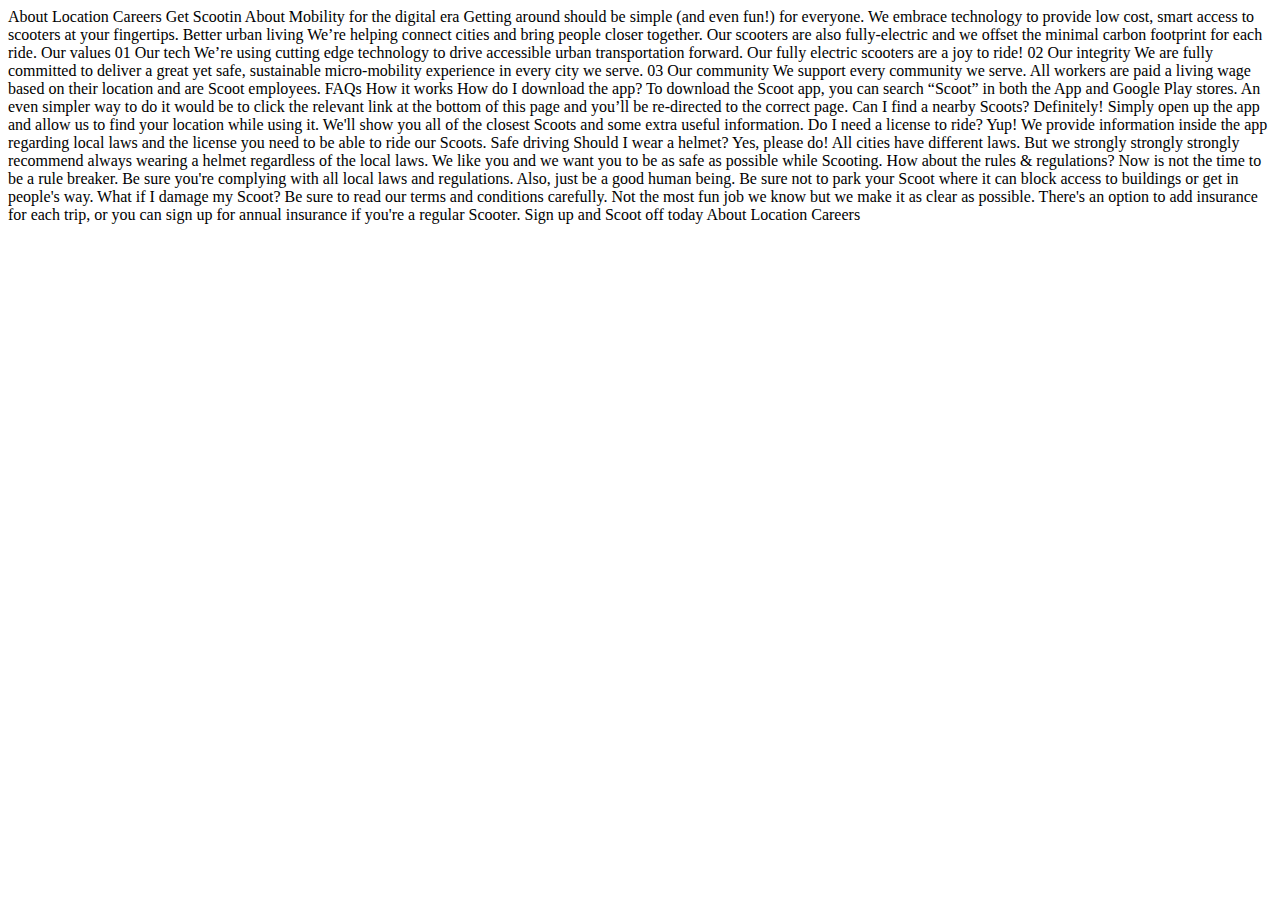
<file: about.html>
<!DOCTYPE html>
<html lang="en">
<head>
  <meta charset="UTF-8">
  <meta name="viewport" content="width=device-width, initial-scale=1.0">

  <link rel="icon" type="image/png" sizes="32x32" href="./images/favicon-32x32.png">
  
  <title>Frontend Mentor | Scoot About</title>
</head>
<body>

  About
  Location
  Careers

  Get Scootin



  About



  Mobility for the digital era

  Getting around should be simple (and even fun!) for everyone. We embrace technology to 
  provide low cost, smart access to scooters at your fingertips.

  Better urban living

  We’re helping connect cities and bring people closer together. Our scooters are also 
  fully-electric and we offset the minimal carbon footprint for each ride.



  Our values

  01
  Our tech
  We’re using cutting edge technology to drive accessible urban transportation forward. 
  Our fully electric scooters are a joy to ride!

  02
  Our integrity
  We are fully committed to deliver a great yet safe, sustainable micro-mobility experience 
  in every city we serve.

  03
  Our community
  We support every community we serve. All workers are paid a living wage based on their 
  location and are Scoot employees.



  FAQs

  How it works

  How do I download the app?

  To download the Scoot app, you can search “Scoot” in both the App and Google Play stores. 
  An even simpler way to do it would be to click the relevant link at the bottom of this 
  page and you’ll be re-directed to the correct page.

  Can I find a nearby Scoots?

  Definitely! Simply open up the app and allow us to find your location while using it. We'll 
  show you all of the closest Scoots and some extra useful information. 

  Do I need a license to ride?

  Yup! We provide information inside the app regarding local laws and the license you need to be 
  able to ride our Scoots.

  Safe driving

  Should I wear a helmet?

  Yes, please do! All cities have different laws. But we strongly strongly strongly recommend 
  always wearing a helmet regardless of the local laws. We like you and we want you to be as 
  safe as possible while Scooting.

  How about the rules & regulations?

  Now is not the time to be a rule breaker. Be sure you're complying with all local laws and 
  regulations. Also, just be a good human being. Be sure not to park your Scoot where it can 
  block access to buildings or get in people's way.

  What if I damage my Scoot?

  Be sure to read our terms and conditions carefully. Not the most fun job we know but we make 
  it as clear as possible. There's an option to add insurance for each trip, or you can sign 
  up for annual insurance if you're a regular Scooter.

  Sign up and Scoot off today



  About
  Location
  Careers

</body>
</html>
</file>
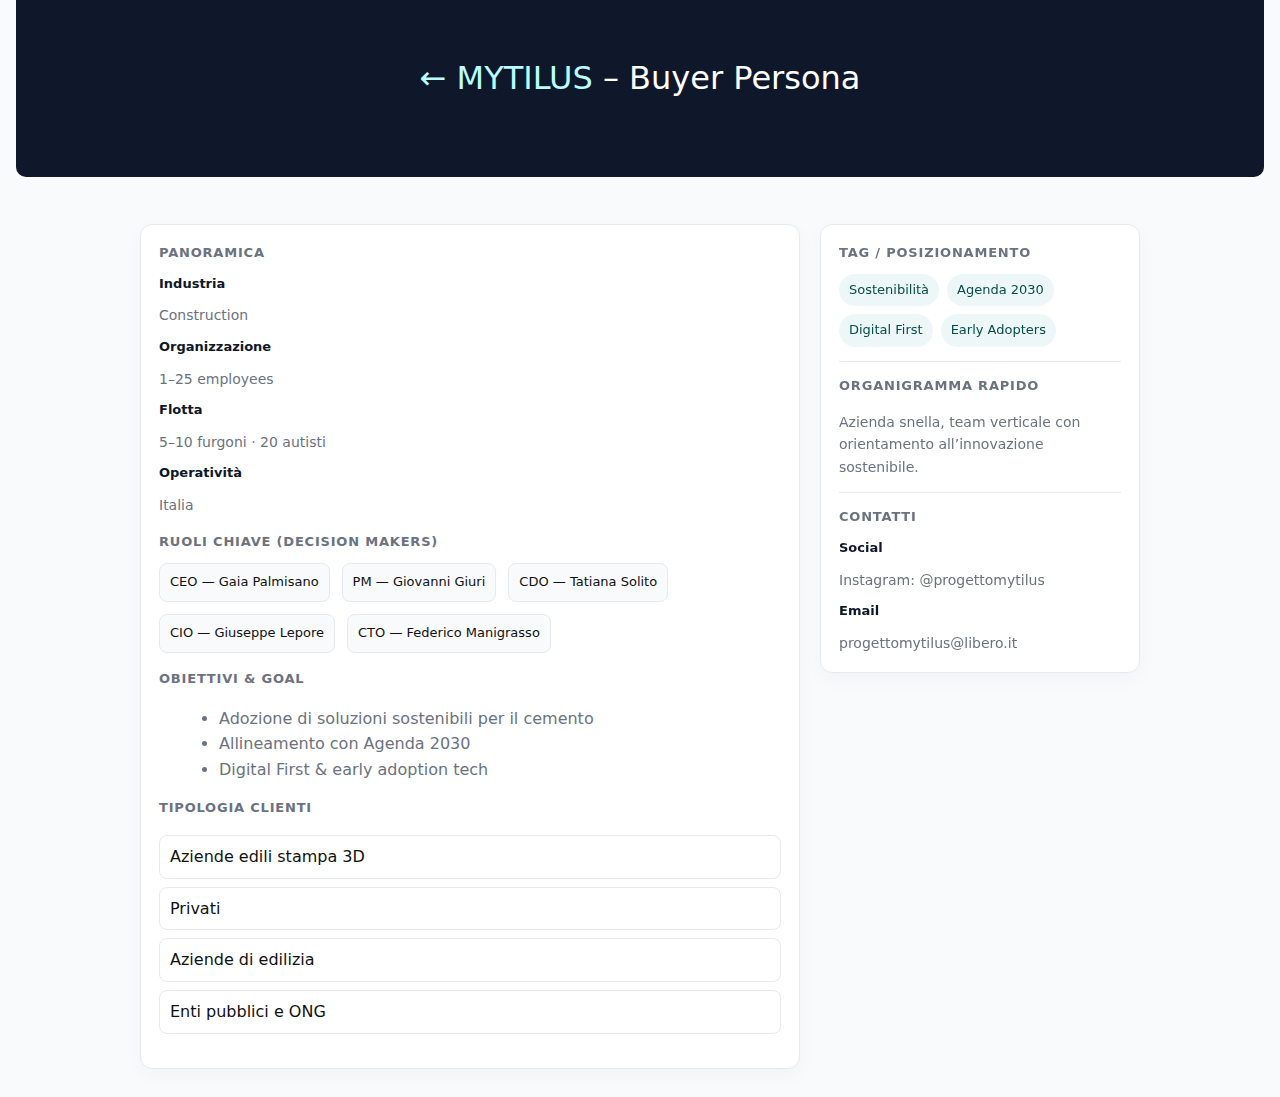
<file: buyer-persona.html>
<!doctype html>
<html lang="it">
<head>
  <meta charset="utf-8" />
  <meta name="viewport" content="width=device-width,initial-scale=1" />
  <title>Mytilus — Buying Persona</title>

  <style>
    :root{
      --bg:#f6f8fb;
      --card:#ffffff;
      --muted:#6b7280;
      --accent:#0ea5a4;
      --border:#e6e9ef;
      font-family: Inter, ui-sans-serif, system-ui, -apple-system, "Segoe UI",
                   Roboto, "Helvetica Neue", Arial;
    }

    body { font-family: system-ui, -apple-system, "Segoe UI", Roboto, "Helvetica Neue", Arial; line-height: 1.6; color:#111; background:#f8fafc; margin:0; padding:0 1rem; }

    /* ---------------- HEADER AGGIORNATO ---------------- */

    header {
      background:#0f172a;
      color:#fff;
      padding:2rem 1rem;
      border-radius:0 0 10px 10px;
      margin-bottom:1.2rem;
    }

    header h1 {
      text-align:center;
      font-weight:500;
      margin-bottom:40px;
      color:#fff;
    }

    header h1 a {
      color:#bafdff;
      text-decoration:none;
    }

    /* ---------------- CONTENUTO ---------------- */

    .container{
      max-width:1000px;
      margin:0 auto;
      display:grid;
      gap:20px;
      grid-template-columns: 1fr 320px;
      align-items:start;
      padding:28px;
    }

    .card{
      background:var(--card);
      border:1px solid var(--border);
      border-radius:12px;
      padding:18px;
      box-shadow:0 6px 20px rgba(13,27,40,0.03);
    }

    .sidebar .card{ position:sticky; top:28px; }

    .section-title{
      font-size:13px;
      color:var(--muted);
      margin-bottom:10px;
      text-transform:uppercase;
      letter-spacing:0.8px;
      font-weight:600;
    }

    dl{ margin:0; display:grid; gap:10px; }
    dt{ font-weight:600; font-size:13px; color:#0f172a; }
    dd{ margin:0; color:var(--muted); font-size:14px; }

    .tags{ display:flex; flex-wrap:wrap; gap:8px; margin-top:8px }
    .tag{
      background:#eef7f7;
      border-radius:999px;
      padding:6px 10px;
      font-size:13px;
      color:#064e4b;
    }

    .org-chart{ display:flex; gap:12px; flex-wrap:wrap; margin-top:10px }
    .org-item{
      background:#f8fafb;
      border-radius:8px;
      padding:8px 10px;
      font-size:13px;
      border:1px solid var(--border);
    }

    .section{ margin-bottom:16px; }

    .clients-list{ display:flex; flex-direction:column; gap:8px; padding:0; }
    .clients-list li{
      list-style:none;
      padding:8px 10px;
      background:#fff;
      border-radius:8px;
      border:1px solid var(--border);
    }

    footer{
      grid-column:1/-1;
      color:var(--muted);
      font-size:13px;
      text-align:center;
      margin-top:10px;
      padding-bottom:10px;
    }

    @media (max-width:920px){
      .container{ grid-template-columns: 1fr; padding:0 14px; }
      .sidebar .card{ position:static; }
    }
  </style>
</head>
<body>

  <!-- HEADER INSERITO E STILIZZATO -->
  <header>
    <h1>
      <a href="index.html">&larr; MYTILUS</a> – Buyer Persona
    </h1>
  </header>

  <!-- CONTENUTO -->
  <div class="container">

    <main class="card">

      <section class="section">
        <div class="section-title">Panoramica</div>
        <dl>
          <dt>Industria</dt><dd>Construction</dd>
          <dt>Organizzazione</dt><dd>1–25 employees</dd>
          <dt>Flotta</dt><dd>5–10 furgoni · 20 autisti</dd>
          <dt>Operatività</dt><dd>Italia</dd>
        </dl>
      </section>

      <section class="section">
        <div class="section-title">Ruoli chiave (Decision Makers)</div>
        <div class="org-chart">
          <div class="org-item">CEO — Gaia Palmisano</div>
          <div class="org-item">PM — Giovanni Giuri</div>
          <div class="org-item">CDO — Tatiana Solito</div>
          <div class="org-item">CIO — Giuseppe Lepore</div>
          <div class="org-item">CTO — Federico Manigrasso</div>
        </div>
      </section>

      <section class="section">
        <div class="section-title">Obiettivi & Goal</div>
        <ul style="margin-left:20px;color:var(--muted)">
          <li>Adozione di soluzioni sostenibili per il cemento</li>
          <li>Allineamento con Agenda 2030</li>
          <li>Digital First & early adoption tech</li>
        </ul>
      </section>

      <section class="section">
        <div class="section-title">Tipologia Clienti</div>
        <ul class="clients-list">
          <li>Aziende edili stampa 3D</li>
          <li>Privati</li>
          <li>Aziende di edilizia</li>
          <li>Enti pubblici e ONG</li>
        </ul>
      </section>

    </main>

    <aside class="sidebar">
      <div class="card">
        <div class="section-title">Tag / Posizionamento</div>
        <div class="tags">
          <span class="tag">Sostenibilità</span>
          <span class="tag">Agenda 2030</span>
          <span class="tag">Digital First</span>
          <span class="tag">Early Adopters</span>
        </div>

        <hr style="margin:14px 0;border:0;border-top:1px solid var(--border)">

        <div class="section-title">Organigramma rapido</div>
        <p style="font-size:14px;color:var(--muted)">
          Azienda snella, team verticale con orientamento all’innovazione sostenibile.
        </p>

        <hr style="margin:14px 0;border:0;border-top:1px solid var(--border)">

        <div class="section-title">Contatti</div>
        <dl>
          <dt>Social</dt><dd>Instagram: @progettomytilus</dd>
          <dt>Email</dt><dd>progettomytilus@libero.it</dd>
        </dl>
      </div>
    </aside>

  </div>
</body>
</html>
</file>
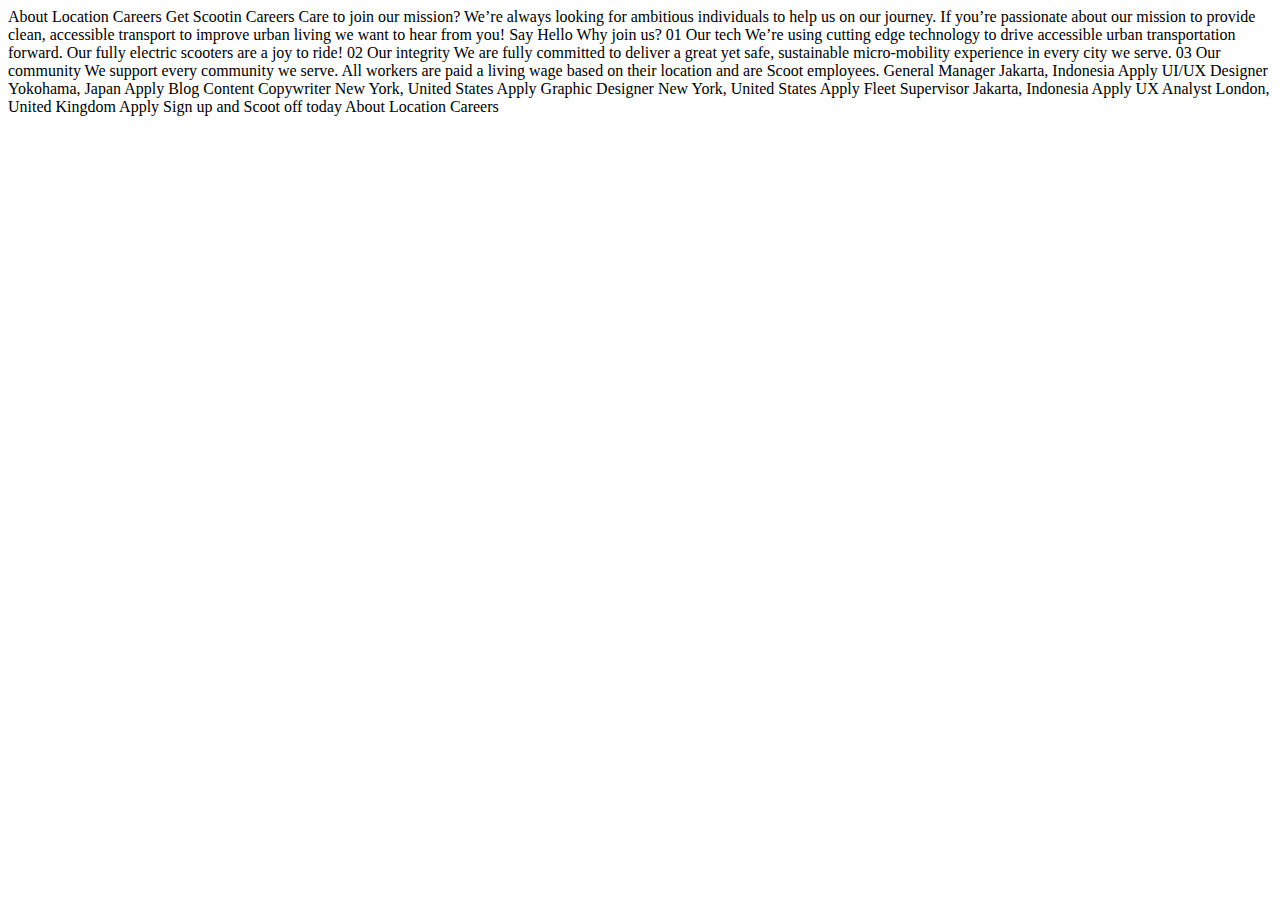
<file: careers.html>
<!DOCTYPE html>
<html lang="en">
<head>
  <meta charset="UTF-8">
  <meta name="viewport" content="width=device-width, initial-scale=1.0">

  <link rel="icon" type="image/png" sizes="32x32" href="./images/favicon-32x32.png">
  
  <title>Frontend Mentor | Scoot</title>
</head>
<body>

  About
  Location
  Careers

  Get Scootin



  Careers



  Care to join our mission?

  We’re always looking for ambitious individuals to help us on our journey. If you’re 
  passionate about our mission to provide clean, accessible transport to improve urban 
  living we want to hear from you!

  Say Hello



  Why join us?

  01
  Our tech
  We’re using cutting edge technology to drive accessible urban transportation forward. 
  Our fully electric scooters are a joy to ride!

  02
  Our integrity
  We are fully committed to deliver a great yet safe, sustainable micro-mobility experience 
  in every city we serve.

  03
  Our community
  We support every community we serve. All workers are paid a living wage based on their 
  location and are Scoot employees.

  

  General Manager
  Jakarta, Indonesia
  Apply

  UI/UX Designer
  Yokohama, Japan
  Apply

  Blog Content Copywriter
  New York, United States
  Apply

  Graphic Designer
  New York, United States
  Apply

  Fleet Supervisor
  Jakarta, Indonesia
  Apply

  UX Analyst
  London, United Kingdom
  Apply

  

  Sign up and Scoot off today



  About
  Location
  Careers

</body>
</html>
</file>
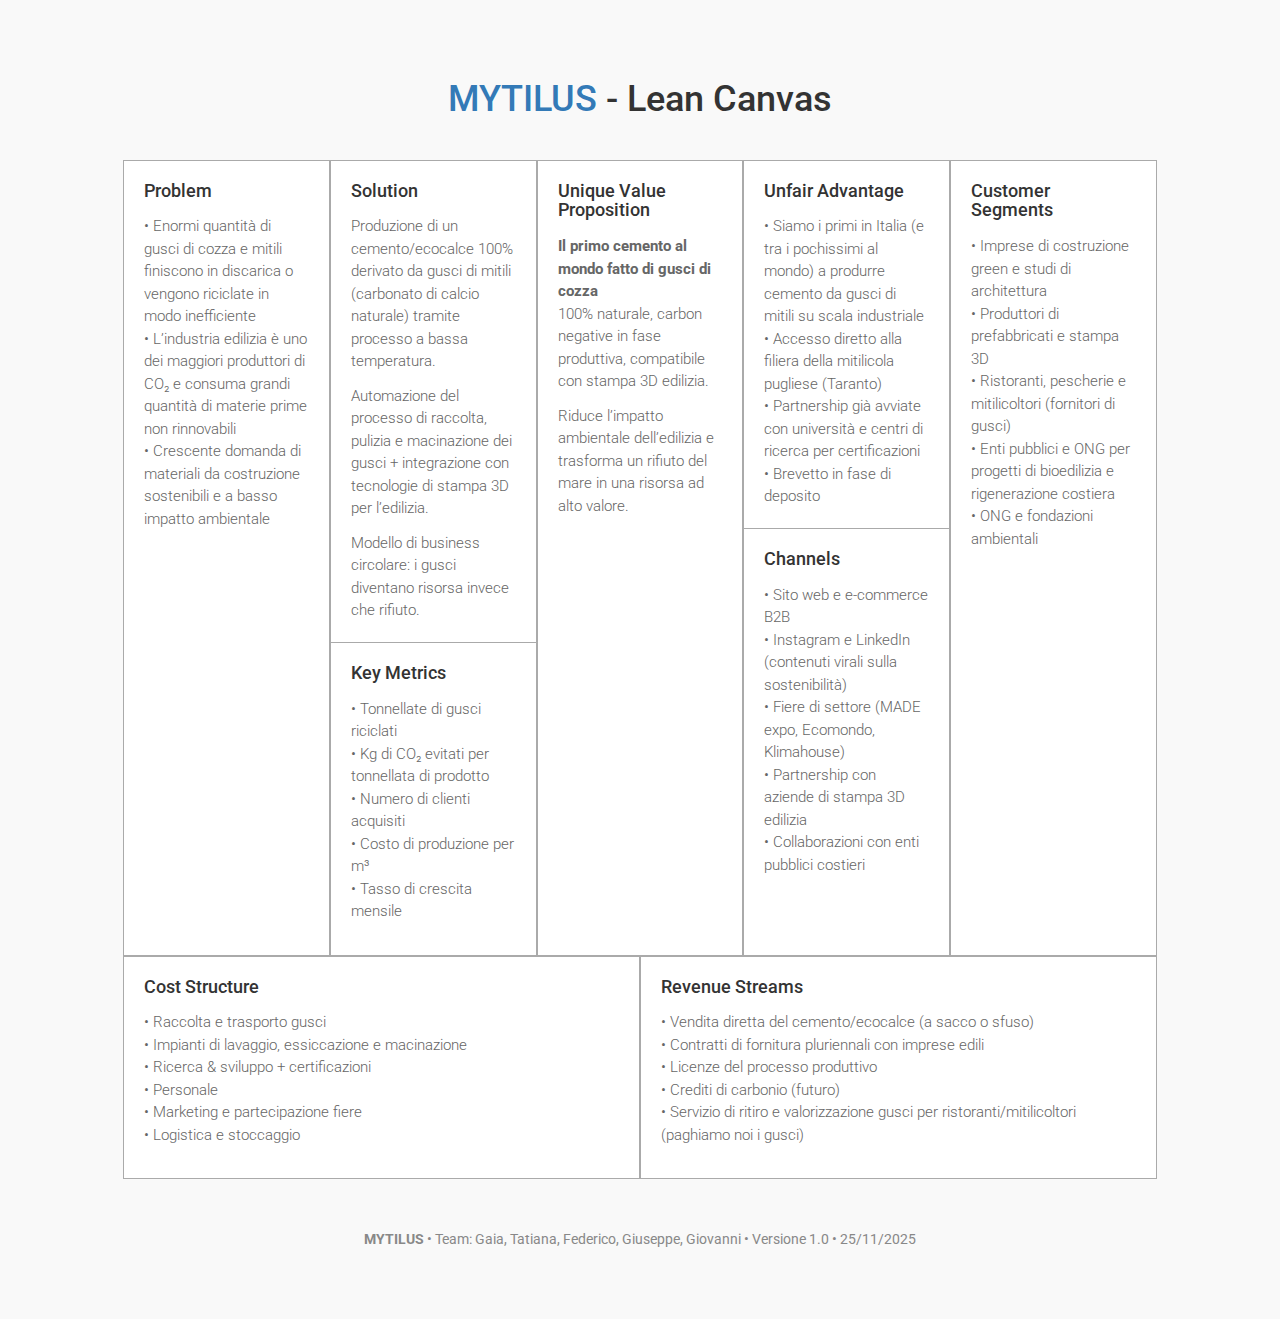
<file: lean-canvas.html>
<!DOCTYPE html>
<html lang="it">
<head>
  <meta charset="UTF-8">
  <meta name="viewport" content="width=device-width, initial-scale=1">
  <title>MYTILUS | Lean Canvas</title>
  <!-- Bootstrap 3 -->
  <link rel="stylesheet" href="https://maxcdn.bootstrapcdn.com/bootstrap/3.4.1/css/bootstrap.min.css">
  <!-- Google Font Roboto -->
  <link href="https://fonts.googleapis.com/css2?family=Roboto:wght@300;400;500&display=swap" rel="stylesheet">
  <style>
    body { background: #f9f9f9; padding: 40px 20px; }
    main { margin: 20px 0; font-family: "Roboto", sans-serif; }
    h1 { text-align: center; font-weight: 500; margin-bottom: 40px; color: #333; }
    .column { border: 1px solid #AAAAAA; padding: 20px; background: #fff; overflow: hidden; }
    .row-one .column { min-height: 360px; }
    .row-two .column { min-height: 180px; }
    hr.divider { margin: 20px -20px 20px -20px; border-top: 1px solid #AAAAAA; }
    h2.section-title { font-size: 18px; font-weight: 500; color: #333333; margin-top: 0; margin-bottom: 15px; }
    h3.sub-section-title { font-size: 15px; font-weight: 500; margin-top: 20px; color: #444; }
    section p { color: #666666; font-weight: 300; font-size: 15px; line-height: 1.5; margin-bottom: 12px; }
    .row-eq-height { display: -webkit-box; display: -webkit-flex; display: -ms-flexbox; display: flex; flex-wrap: wrap; }
    @media (max-width: 767px) {
      .row-eq-height { display: block; }
      .column { margin-bottom: 20px; }
      .row-one .column, .row-two .column { min-height: auto !important; }
    }
    @media print {
      body { background: white; padding: 10px; }
      .column { border: 1px solid #000; }
    }
  </style>
</head>
<body>
  <main>
    <div class="container-fluid">
      <div class="row row-header">
        <div class="col-md-10 col-md-offset-1">
          <h1>
            <a herf="index.html">MYTILUS</a> - Lean Canvas</h1>
        </div>
      </div>

      <!-- PRIMA RIGA -->
      <div class="row row-one row-eq-height section-container">
        <section class="column col-md-2 col-md-offset-1" id="problem">
          <h2 class="section-title">Problem</h2>
          <p>• Enormi quantità di gusci di cozza e mitili finiscono in discarica o vengono riciclate in modo inefficiente<br>
             • L’industria edilizia è uno dei maggiori produttori di CO₂ e consuma grandi quantità di materie prime non rinnovabili<br>
             • Crescente domanda di materiali da costruzione sostenibili e a basso impatto ambientale</p>
        </section>

        <div class="column col-md-2">
          <section class="top" id="solution">
            <h2 class="section-title">Solution</h2>
            <p>Produzione di un cemento/ecocalce 100% derivato da gusci di mitili (carbonato di calcio naturale) tramite processo a bassa temperatura.</p>
            <p>Automazione del processo di raccolta, pulizia e macinazione dei gusci + integrazione con tecnologie di stampa 3D per l’edilizia.</p>
            <p>Modello di business circolare: i gusci diventano risorsa invece che rifiuto.</p>
          </section>
          <hr class="divider">
          <section class="bottom" id="key-metrics">
            <h2 class="section-title">Key Metrics</h2>
            <p>• Tonnellate di gusci riciclati<br>
               • Kg di CO₂ evitati per tonnellata di prodotto<br>
               • Numero di clienti acquisiti<br>
               • Costo di produzione per m³<br>
               • Tasso di crescita mensile</p>
          </section>
        </div>

        <section class="column col-md-2" id="unique-value-proposition">
          <h2 class="section-title">Unique Value Proposition</h2>
          <p><strong>Il primo cemento al mondo fatto di gusci di cozza</strong><br>
             100% naturale, carbon negative in fase produttiva, compatibile con stampa 3D edilizia.</p>
          <p>Riduce l’impatto ambientale dell’edilizia e trasforma un rifiuto del mare in una risorsa ad alto valore.</p>
        </section>

        <div class="column col-md-2">
          <section id="unfair-advantage">
            <h2 class="section-title">Unfair Advantage</h2>
            <p>• Siamo i primi in Italia (e tra i pochissimi al mondo) a produrre cemento da gusci di mitili su scala industriale<br>
               • Accesso diretto alla filiera della mitilicola pugliese (Taranto)<br>
               • Partnership già avviate con università e centri di ricerca per certificazioni<br>
               • Brevetto in fase di deposito</p>
          </section>
          <hr class="divider">
          <section class="bottom" id="channels">
            <h2 class="section-title">Channels</h2>
            <p>• Sito web e e-commerce B2B<br>
               • Instagram e LinkedIn (contenuti virali sulla sostenibilità)<br>
               • Fiere di settore (MADE expo, Ecomondo, Klimahouse)<br>
               • Partnership con aziende di stampa 3D edilizia<br>
               • Collaborazioni con enti pubblici costieri</p>
          </section>
        </div>

        <section class="column col-md-2" id="customer-segments">
          <h2 class="section-title">Customer Segments</h2>
          <p>• Imprese di costruzione green e studi di architettura<br>
             • Produttori di prefabbricati e stampa 3D<br>
             • Ristoranti, pescherie e mitilicoltori (fornitori di gusci)<br>
             • Enti pubblici e ONG per progetti di bioedilizia e rigenerazione costiera<br>
             • ONG e fondazioni ambientali</p>
        </section>
      </div> <!-- fine row-one -->

      <!-- SECONDA RIGA -->
      <div class="row row-two row-eq-height section-container">
        <section class="column col-md-5 col-md-offset-1" id="cost-structure">
          <h2 class="section-title">Cost Structure</h2>
          <p>• Raccolta e trasporto gusci<br>
             • Impianti di lavaggio, essiccazione e macinazione<br>
             • Ricerca & sviluppo + certificazioni<br>
             • Personale<br>
             • Marketing e partecipazione fiere<br>
             • Logistica e stoccaggio</p>
        </section>

        <section class="column col-md-5" id="revenue-streams">
          <h2 class="section-title">Revenue Streams</h2>
          <p>• Vendita diretta del cemento/ecocalce (a sacco o sfuso)<br>
             • Contratti di fornitura pluriennali con imprese edili<br>
             • Licenze del processo produttivo<br>
             • Crediti di carbonio (futuro)<br>
             • Servizio di ritiro e valorizzazione gusci per ristoranti/mitilicoltori (paghiamo noi i gusci)</p>
        </section>
      </div> <!-- fine row-two -->

      <!-- Nota finale -->
      <div class="row" style="margin-top: 50px;">
        <div class="col-md-10 col-md-offset-1 text-center">
          <p style="color:#888; font-size:14px;">
            <strong>MYTILUS</strong> • Team: Gaia, Tatiana, Federico, Giuseppe, Giovanni • Versione 1.0 • 25/11/2025
          </p>
        </div>
      </div>
    </div>
  </main>
</body>
</html>
</file>
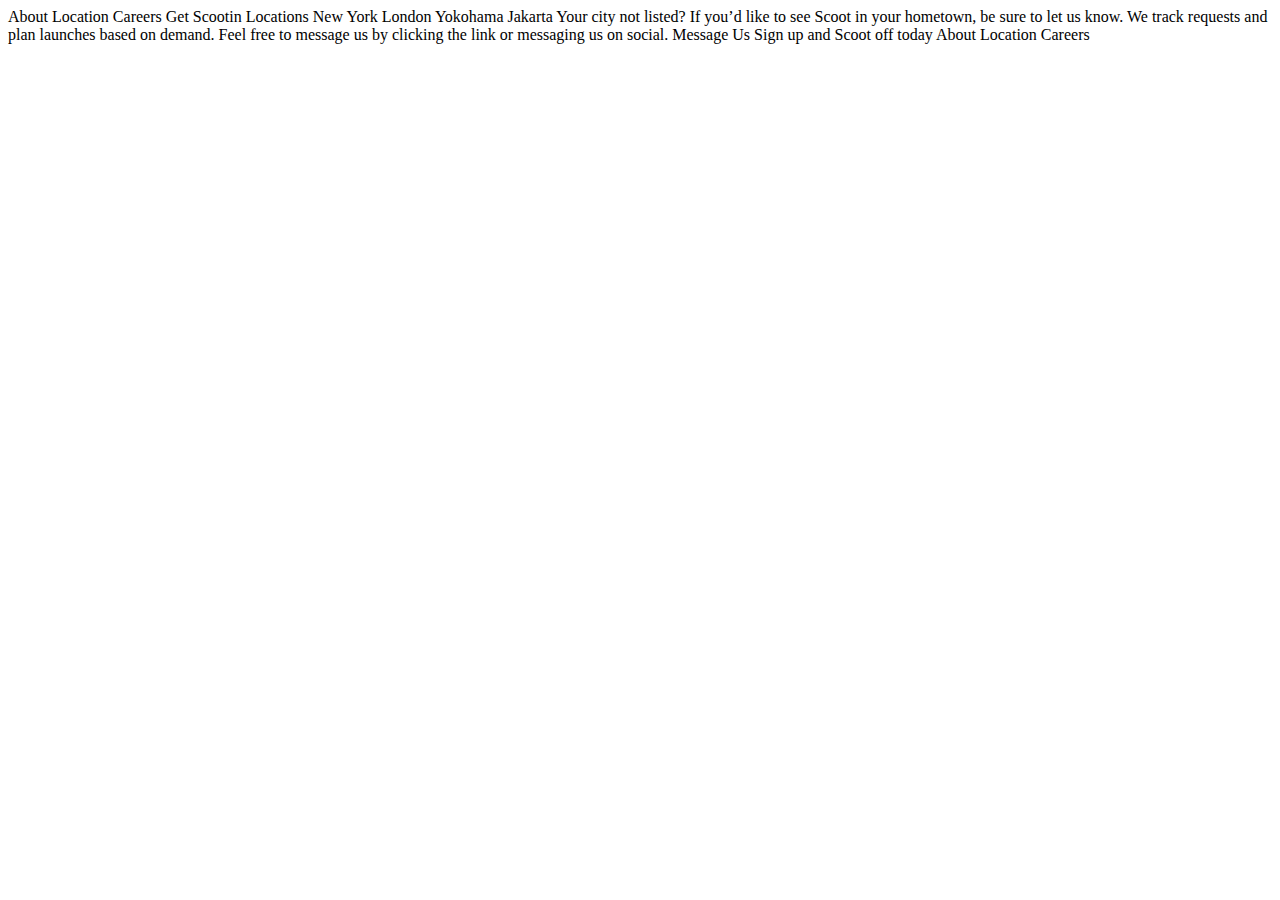
<file: locations.html>
<!DOCTYPE html>
<html lang="en">
<head>
  <meta charset="UTF-8">
  <meta name="viewport" content="width=device-width, initial-scale=1.0">

  <link rel="icon" type="image/png" sizes="32x32" href="./images/favicon-32x32.png">
  
  <title>Frontend Mentor | Scoot</title>
</head>
<body>

  About
  Location
  Careers

  Get Scootin



  Locations



  New York
  London
  Yokohama
  Jakarta

  Your city not listed?

  If you’d like to see Scoot in your hometown, be sure to let us know. We track 
  requests and plan launches based on demand. Feel free to message us by clicking 
  the link or messaging us on social.

  Message Us

  

  Sign up and Scoot off today



  About
  Location
  Careers

</body>
</html>
</file>
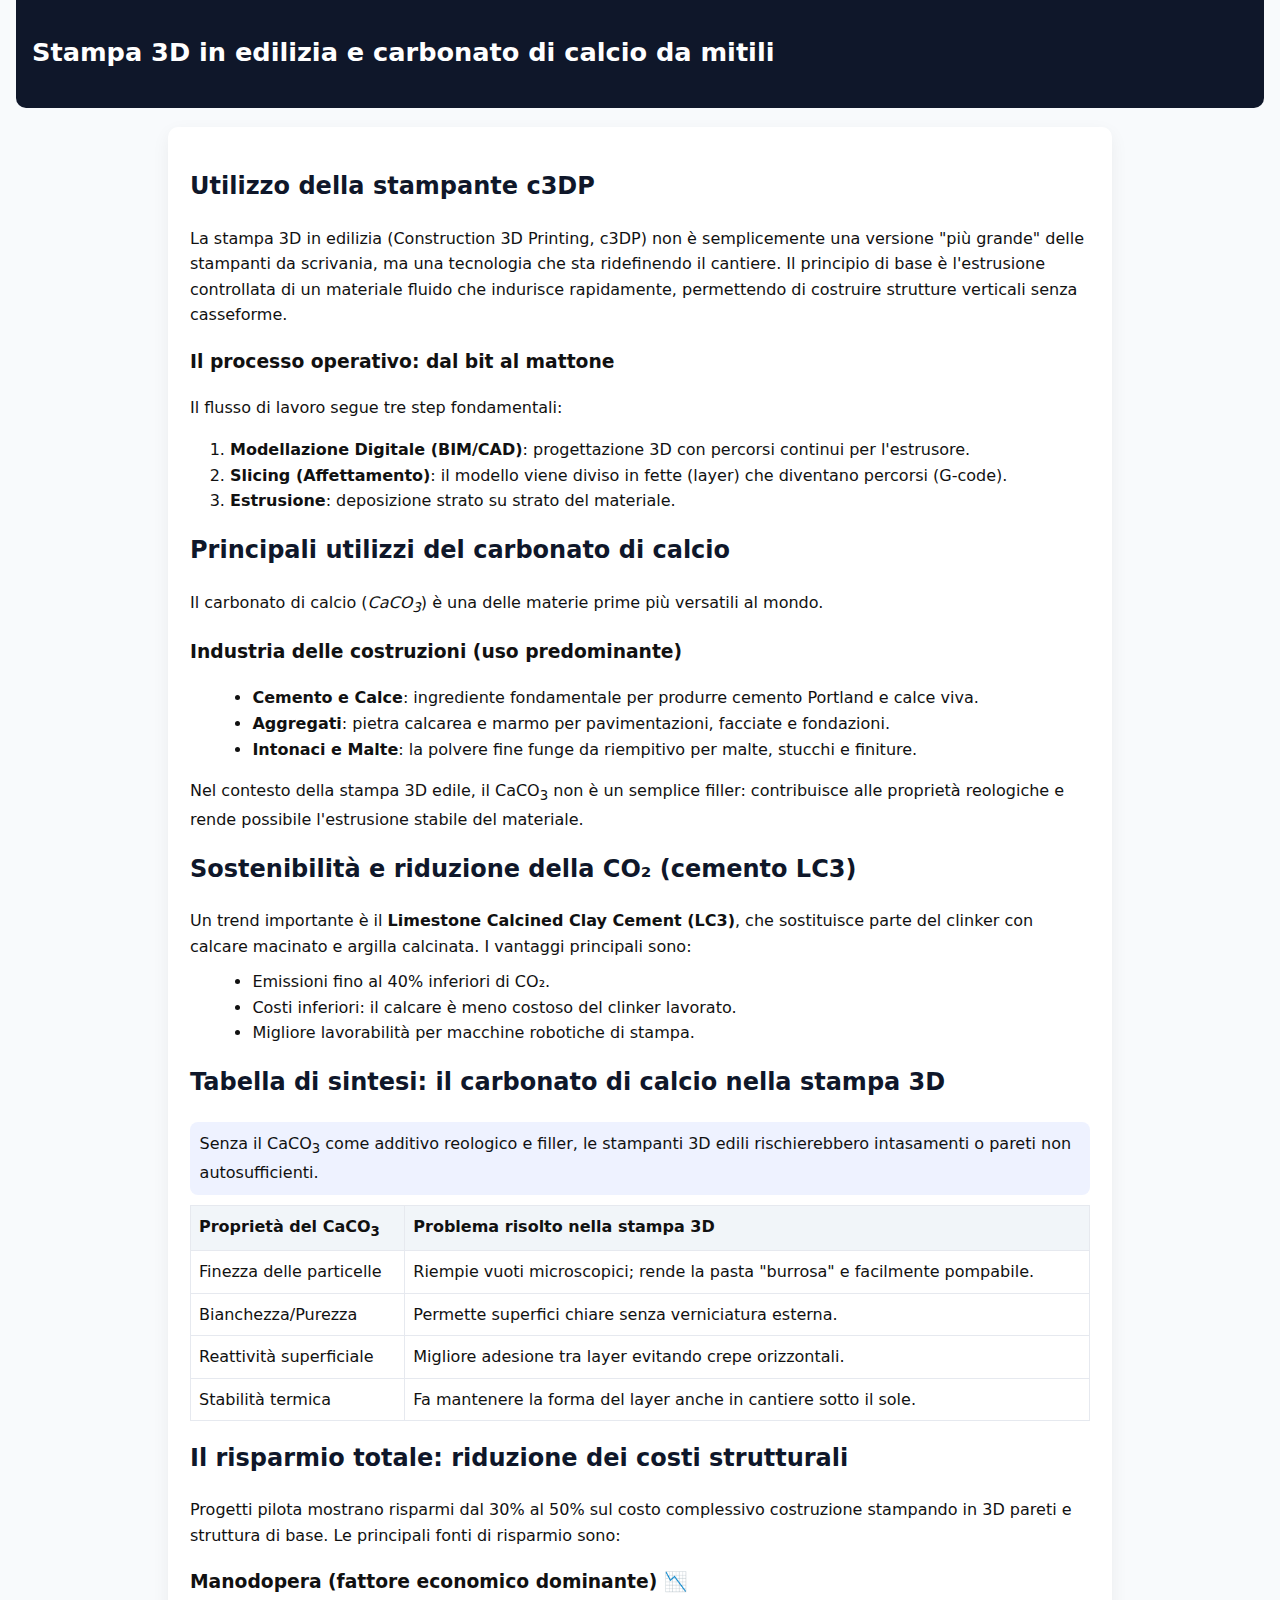
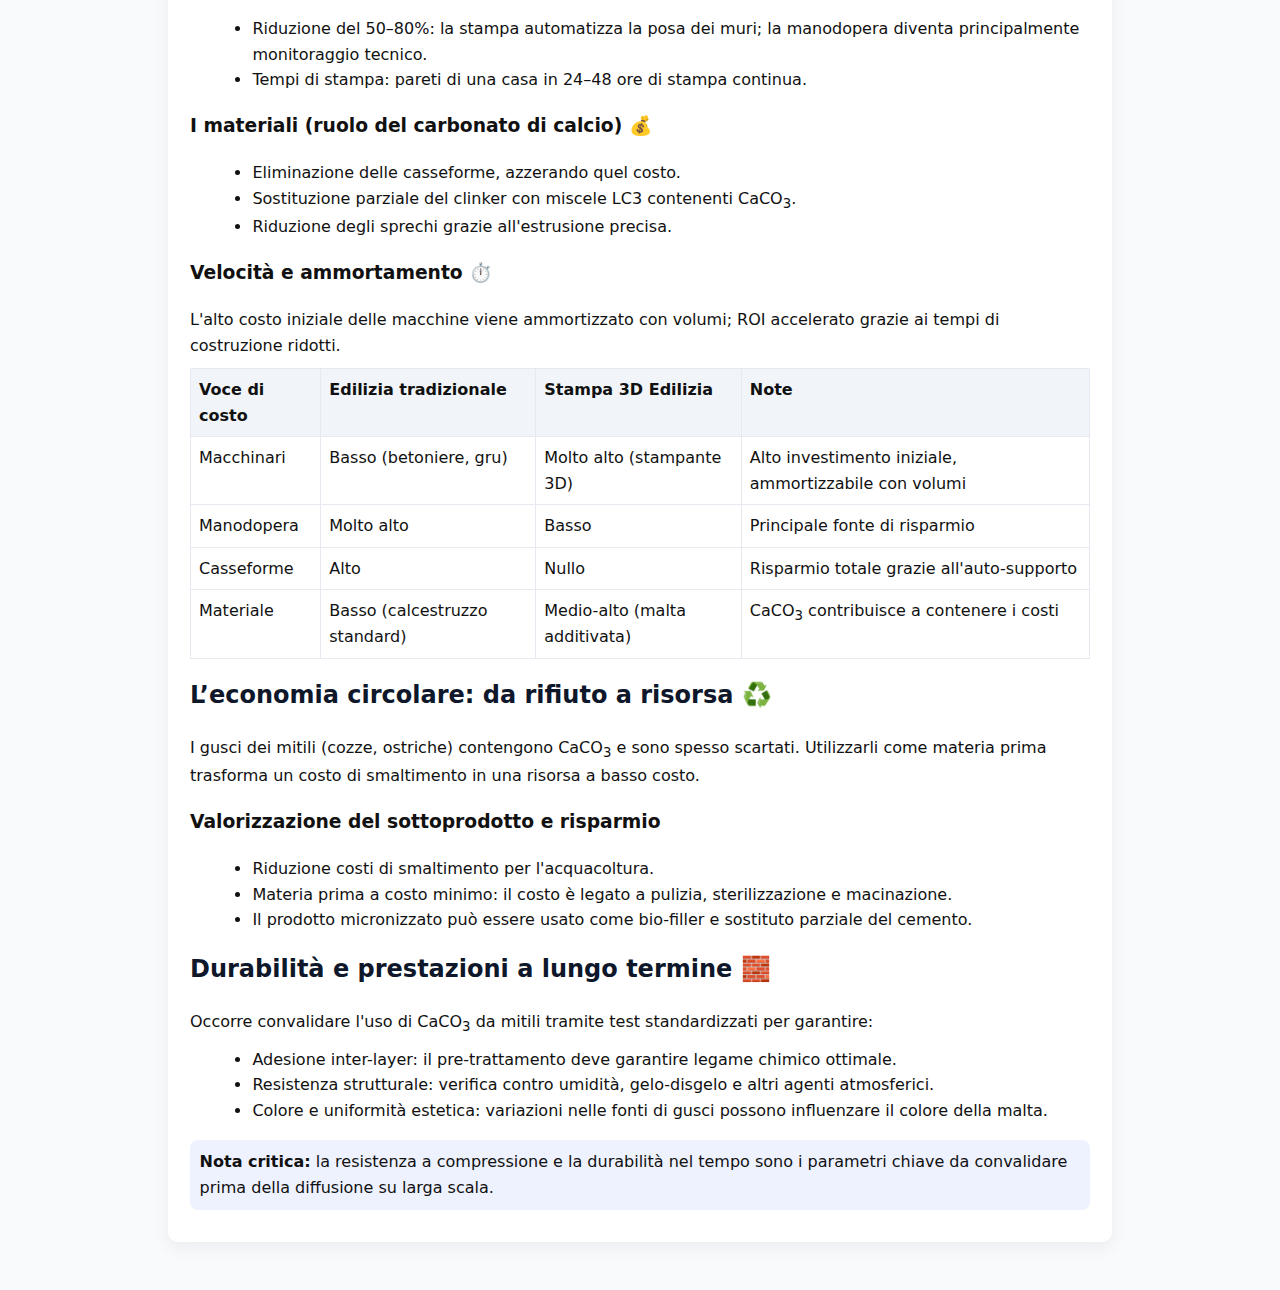
<file: stampa-3d.html>
<!doctype html>
<html lang="it">
<head>
  <meta charset="utf-8" />
  <meta name="viewport" content="width=device-width,initial-scale=1" />
  <title>Stampa 3D e Mitili — Carbonato di Calcio nella c3DP</title>
  <style>
    body { font-family: system-ui, -apple-system, "Segoe UI", Roboto, "Helvetica Neue", Arial; line-height: 1.6; color:#111; background:#f8fafc; margin:0; padding:0 1rem; }
    header { background: #0f172a; color: #fff; padding: 2rem 1rem; border-radius: 0 0 10px 10px; margin-bottom: 1.2rem; }
    h1 { margin:0 0 .2rem 0; font-size:1.6rem; }
    h2 { color:#0f172a; margin-top:1.1rem; }
    .container { max-width:900px; margin: 0 auto 3rem; background:#fff; padding:1.4rem; border-radius:10px; box-shadow: 0 6px 18px rgba(12,18,35,0.06); }
    p { margin:.6rem 0; }
    ul { margin:.4rem 0 1rem 1.4rem; }
    .fact { background:#eef2ff; padding:.6rem; border-radius:8px; margin:.6rem 0; }
    table { width:100%; border-collapse:collapse; margin: .6rem 0 1rem 0; }
    th, td { border:1px solid #e6e9ef; padding:.5rem; text-align:left; vertical-align:top; }
    th { background:#f1f5f9; }
    .small { font-size:.9rem; color:#666; }
    .badge { display:inline-block; padding:.18rem .5rem; background:#e6fffa; color:#064e3b; border-radius:6px; font-weight:600; margin-left:.4rem; }
  </style>
</head>
<body>
  <header>
    <h1>Stampa 3D in edilizia e carbonato di calcio da mitili</h1>
  </header>

  <main class="container">
    <section>
      <h2>Utilizzo della stampante c3DP</h2>
      <p>La stampa 3D in edilizia (Construction 3D Printing, c3DP) non è semplicemente una versione "più grande" delle stampanti da scrivania, ma una tecnologia che sta ridefinendo il cantiere. Il principio di base è l'estrusione controllata di un materiale fluido che indurisce rapidamente, permettendo di costruire strutture verticali senza casseforme.</p>

      <h3>Il processo operativo: dal bit al mattone</h3>
      <p>Il flusso di lavoro segue tre step fondamentali:</p>
      <ol>
        <li><strong>Modellazione Digitale (BIM/CAD)</strong>: progettazione 3D con percorsi continui per l'estrusore.</li>
        <li><strong>Slicing (Affettamento)</strong>: il modello viene diviso in fette (layer) che diventano percorsi (G-code).</li>
        <li><strong>Estrusione</strong>: deposizione strato su strato del materiale.</li>
      </ol>
    </section>

    <section>
      <h2>Principali utilizzi del carbonato di calcio</h2>
      <p>Il carbonato di calcio (<em>CaCO<sub>3</sub></em>) è una delle materie prime più versatili al mondo.</p>

      <h3>Industria delle costruzioni (uso predominante)</h3>
      <ul>
        <li><strong>Cemento e Calce</strong>: ingrediente fondamentale per produrre cemento Portland e calce viva.</li>
        <li><strong>Aggregati</strong>: pietra calcarea e marmo per pavimentazioni, facciate e fondazioni.</li>
        <li><strong>Intonaci e Malte</strong>: la polvere fine funge da riempitivo per malte, stucchi e finiture.</li>
      </ul>

      <p>Nel contesto della stampa 3D edile, il CaCO<sub>3</sub> non è un semplice filler: contribuisce alle proprietà reologiche e rende possibile l'estrusione stabile del materiale.</p>
    </section>

    <section>
      <h2>Sostenibilità e riduzione della CO₂ (cemento LC3)</h2>
      <p>Un trend importante è il <strong>Limestone Calcined Clay Cement (LC3)</strong>, che sostituisce parte del clinker con calcare macinato e argilla calcinata. I vantaggi principali sono:</p>
      <ul>
        <li>Emissioni fino al 40% inferiori di CO₂.</li>
        <li>Costi inferiori: il calcare è meno costoso del clinker lavorato.</li>
        <li>Migliore lavorabilità per macchine robotiche di stampa.</li>
      </ul>
    </section>

    <section>
      <h2>Tabella di sintesi: il carbonato di calcio nella stampa 3D</h2>
      <p class="fact">Senza il CaCO<sub>3</sub> come additivo reologico e filler, le stampanti 3D edili rischierebbero intasamenti o pareti non autosufficienti.</p>

      <table aria-label="Proprietà CaCO3 e problemi risolti">
        <thead>
          <tr>
            <th>Proprietà del CaCO<sub>3</sub></th>
            <th>Problema risolto nella stampa 3D</th>
          </tr>
        </thead>
        <tbody>
          <tr>
            <td>Finezza delle particelle</td>
            <td>Riempie vuoti microscopici; rende la pasta "burrosa" e facilmente pompabile.</td>
          </tr>
          <tr>
            <td>Bianchezza/Purezza</td>
            <td>Permette superfici chiare senza verniciatura esterna.</td>
          </tr>
          <tr>
            <td>Reattività superficiale</td>
            <td>Migliore adesione tra layer evitando crepe orizzontali.</td>
          </tr>
          <tr>
            <td>Stabilità termica</td>
            <td>Fa mantenere la forma del layer anche in cantiere sotto il sole.</td>
          </tr>
        </tbody>
      </table>
    </section>

    <section>
      <h2>Il risparmio totale: riduzione dei costi strutturali</h2>
      <p>Progetti pilota mostrano risparmi dal 30% al 50% sul costo complessivo costruzione stampando in 3D pareti e struttura di base. Le principali fonti di risparmio sono:</p>

      <h3>Manodopera (fattore economico dominante) 📉</h3>
      <ul>
        <li>Riduzione del 50–80%: la stampa automatizza la posa dei muri; la manodopera diventa principalmente monitoraggio tecnico.</li>
        <li>Tempi di stampa: pareti di una casa in 24–48 ore di stampa continua.</li>
      </ul>

      <h3>I materiali (ruolo del carbonato di calcio) 💰</h3>
      <ul>
        <li>Eliminazione delle casseforme, azzerando quel costo.</li>
        <li>Sostituzione parziale del clinker con miscele LC3 contenenti CaCO<sub>3</sub>.</li>
        <li>Riduzione degli sprechi grazie all'estrusione precisa.</li>
      </ul>

      <h3>Velocità e ammortamento ⏱️</h3>
      <p>L'alto costo iniziale delle macchine viene ammortizzato con volumi; ROI accelerato grazie ai tempi di costruzione ridotti.</p>

      <table>
        <thead>
          <tr><th>Voce di costo</th><th>Edilizia tradizionale</th><th>Stampa 3D Edilizia</th><th>Note</th></tr>
        </thead>
        <tbody>
          <tr><td>Macchinari</td><td>Basso (betoniere, gru)</td><td>Molto alto (stampante 3D)</td><td>Alto investimento iniziale, ammortizzabile con volumi</td></tr>
          <tr><td>Manodopera</td><td>Molto alto</td><td>Basso</td><td>Principale fonte di risparmio</td></tr>
          <tr><td>Casseforme</td><td>Alto</td><td>Nullo</td><td>Risparmio totale grazie all'auto-supporto</td></tr>
          <tr><td>Materiale</td><td>Basso (calcestruzzo standard)</td><td>Medio-alto (malta additivata)</td><td>CaCO<sub>3</sub> contribuisce a contenere i costi</td></tr>
        </tbody>
      </table>
    </section>

    <section>
      <h2>L’economia circolare: da rifiuto a risorsa ♻️</h2>
      <p>I gusci dei mitili (cozze, ostriche) contengono CaCO<sub>3</sub> e sono spesso scartati. Utilizzarli come materia prima trasforma un costo di smaltimento in una risorsa a basso costo.</p>

      <h3>Valorizzazione del sottoprodotto e risparmio</h3>
      <ul>
        <li>Riduzione costi di smaltimento per l'acquacoltura.</li>
        <li>Materia prima a costo minimo: il costo è legato a pulizia, sterilizzazione e macinazione.</li>
        <li>Il prodotto micronizzato può essere usato come bio-filler e sostituto parziale del cemento.</li>
      </ul>
    </section>

    <section>
      <h2>Durabilità e prestazioni a lungo termine 🧱</h2>
      <p>Occorre convalidare l'uso di CaCO<sub>3</sub> da mitili tramite test standardizzati per garantire:</p>
      <ul>
        <li>Adesione inter-layer: il pre-trattamento deve garantire legame chimico ottimale.</li>
        <li>Resistenza strutturale: verifica contro umidità, gelo-disgelo e altri agenti atmosferici.</li>
        <li>Colore e uniformità estetica: variazioni nelle fonti di gusci possono influenzare il colore della malta.</li>
      </ul>

      <p class="fact"><strong>Nota critica:</strong> la resistenza a compressione e la durabilità nel tempo sono i parametri chiave da convalidare prima della diffusione su larga scala.</p>
    </section>

  </main>
</body>
</html>
</file>
